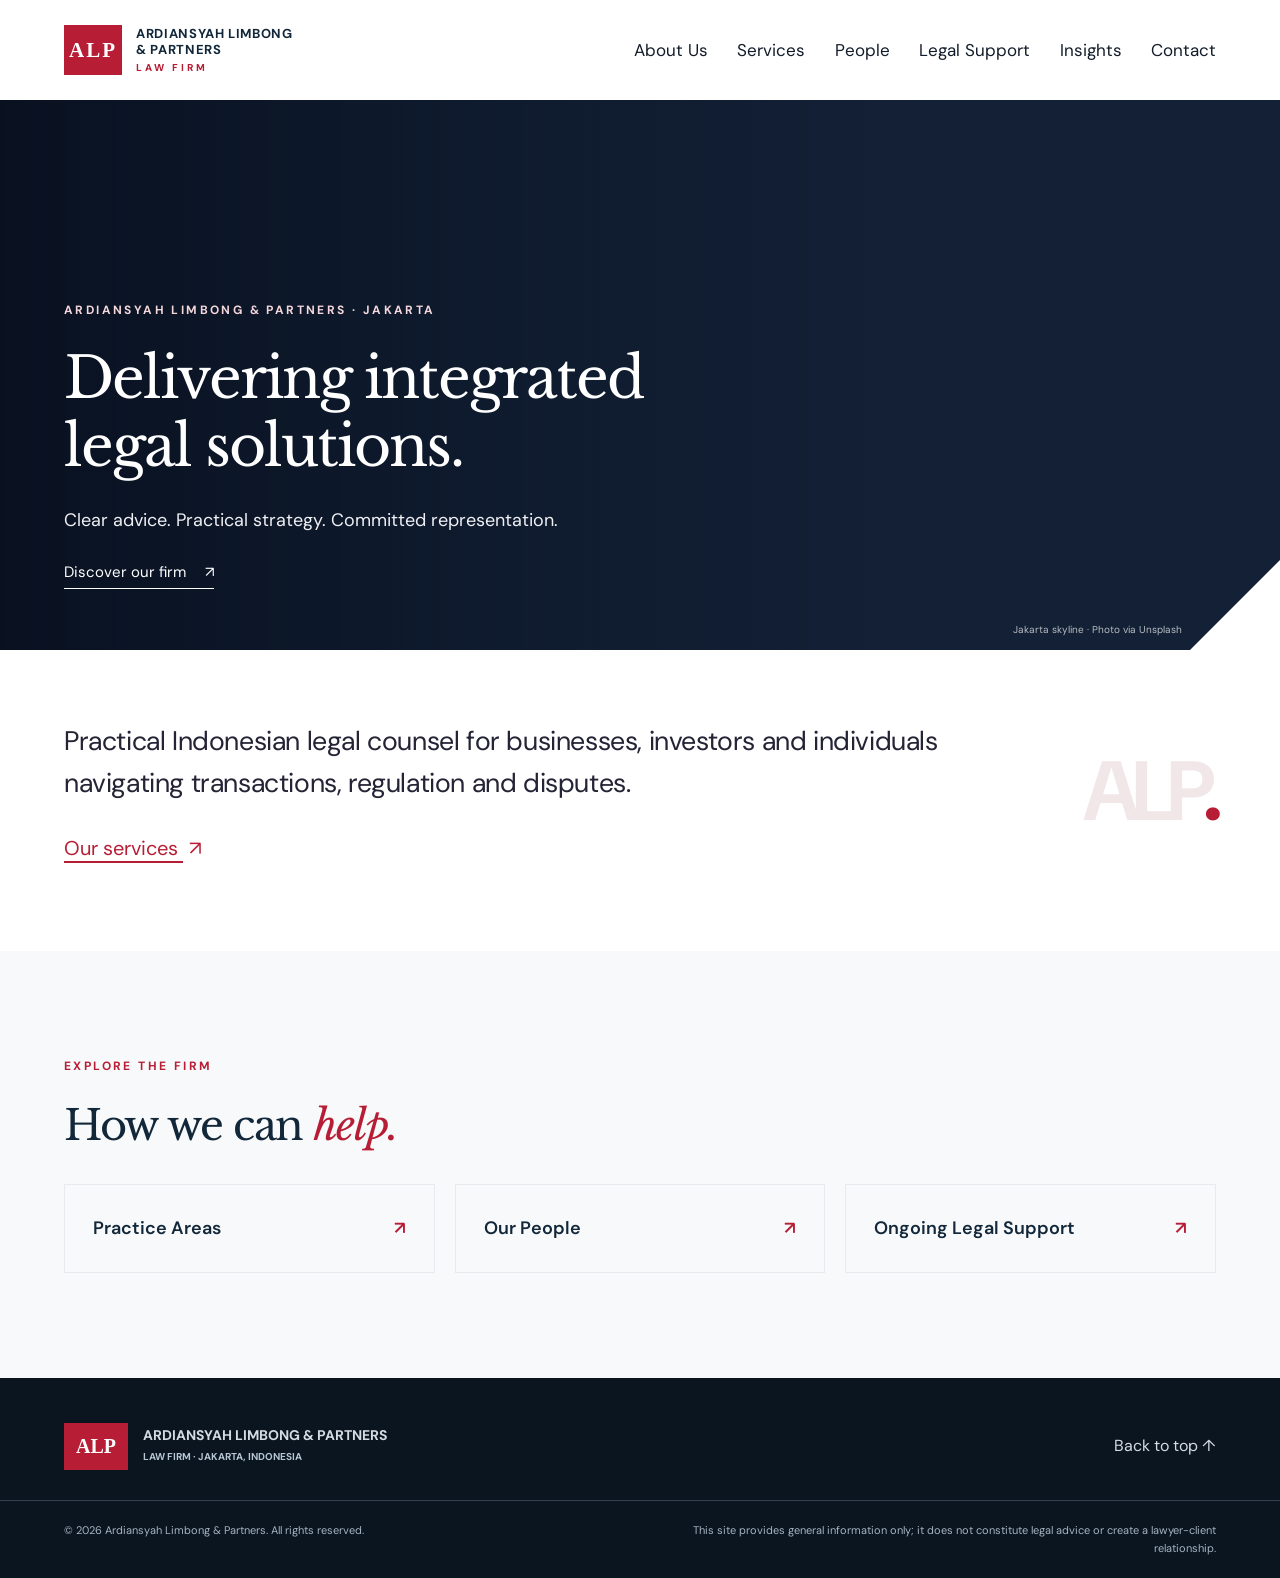
<file: index.html>
<!DOCTYPE html><html lang="en"><head><meta charset="utf-8"><meta name="viewport" content="width=device-width,initial-scale=1"><meta name="description" content="Integrated legal services in Indonesia."><meta name="theme-color" content="#12283a"><title>ALP Law Firm | Ardiansyah Limbong &amp; Partners</title><link rel="canonical" href="https://arlplawfirm.web.id/index.html"><link rel="icon" type="image/svg+xml" href="favicon.svg"><link rel="stylesheet" href="styles.css"><script defer src="script.js"></script></head><body><a class="skip" href="#main">Skip to content</a><header class="header"><div class="wrap header-in"><a aria-label="ALP Law Firm — Home" class="brand" href="index.html" aria-current="page"><span class="logo">ALP</span><span class="brand-copy"><strong>ARDIANSYAH LIMBONG<br/>&amp; PARTNERS</strong><small>LAW FIRM</small></span></a><button aria-controls="nav" aria-expanded="false" aria-label="Toggle navigation" class="hamburger" type="button">☰</button><nav id="nav" aria-label="Primary navigation"><a href="about.html">About Us</a><a href="services.html">Services</a><a href="people.html">People</a><a href="legal-support.html">Legal Support</a><a href="insights.html">Insights</a><a href="contact.html">Contact</a></nav></div></header><main id="main"><section aria-label="Jakarta skyline" class="hero" id="home"><div class="wrap hero-content"><p class="eyebrow light">ARDIANSYAH LIMBONG &amp; PARTNERS · JAKARTA</p><h1>Delivering integrated<br/><em>legal solutions.</em></h1><p class="hero-sub">Clear advice. Practical strategy. Committed representation.</p><a class="hero-link" href="about.html">Discover our firm <span aria-hidden="true">↗</span></a></div><span class="photo-credit">Jakarta skyline · Photo via Unsplash</span></section><section class="intro-band"><div class="wrap intro-band-inner"><div><p class="intro-statement">Practical Indonesian legal counsel for businesses, investors and individuals navigating transactions, regulation and disputes.</p><a class="text-link" href="services.html">Our services <span aria-hidden="true">↗</span></a></div><span aria-hidden="true" class="intro-ornament">ALP<span>.</span></span></div></section><section class="section tinted"><div class="wrap"><p class="eyebrow">EXPLORE THE FIRM</p><h2>How we can <em>help.</em></h2><div class="home-links"><a href="services.html">Practice Areas <span>↗</span></a><a href="people.html">Our People <span>↗</span></a><a href="legal-support.html">Ongoing Legal Support <span>↗</span></a></div></div></section></main><footer><div class="wrap footer-row"><div class="footer-brand"><span class="mini-logo">ALP</span><span>ARDIANSYAH LIMBONG &amp; PARTNERS<br/><small>LAW FIRM · JAKARTA, INDONESIA</small></span></div><a href="index.html">Back to top ↑</a></div><div class="wrap footer-bottom"><span>© <span id="year">2026</span> Ardiansyah Limbong &amp; Partners. All rights reserved.</span><span>This site provides general information only; it does not constitute legal advice or create a lawyer-client relationship.</span></div></footer></body></html>
</file>
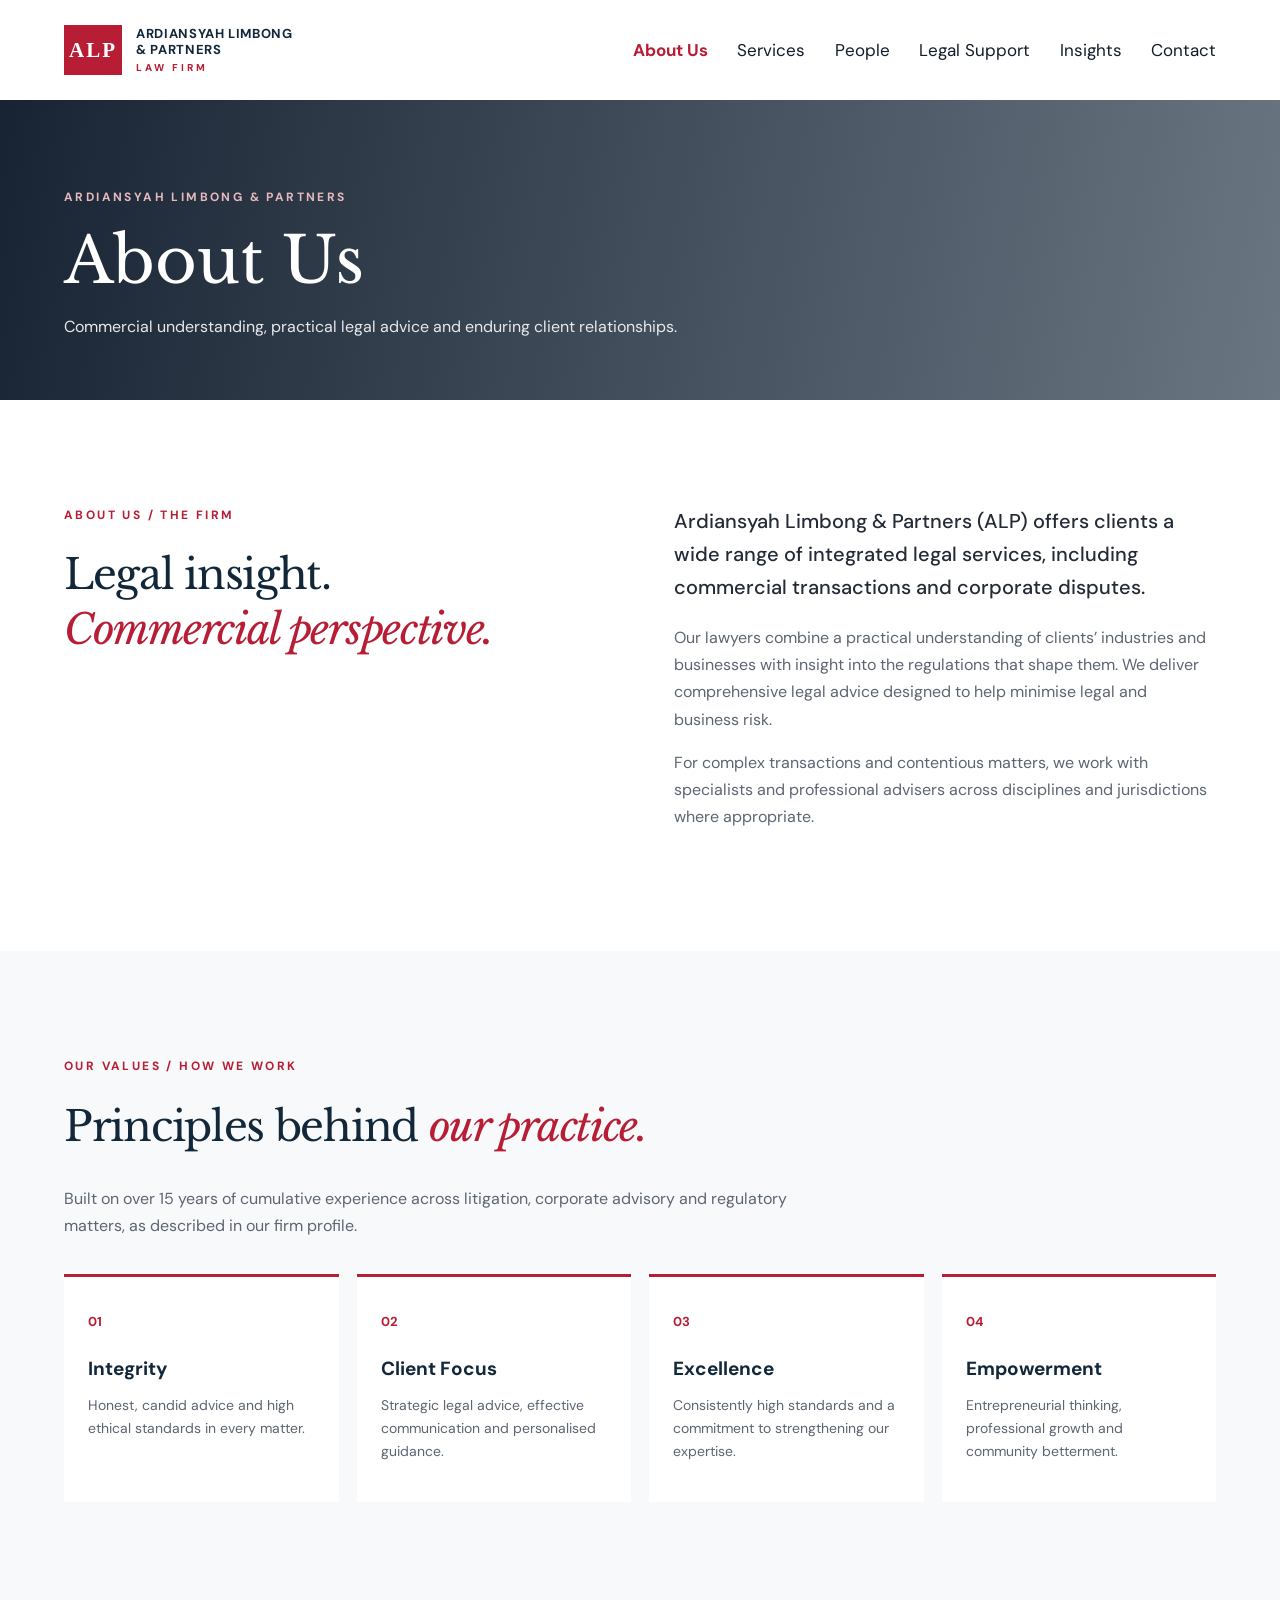
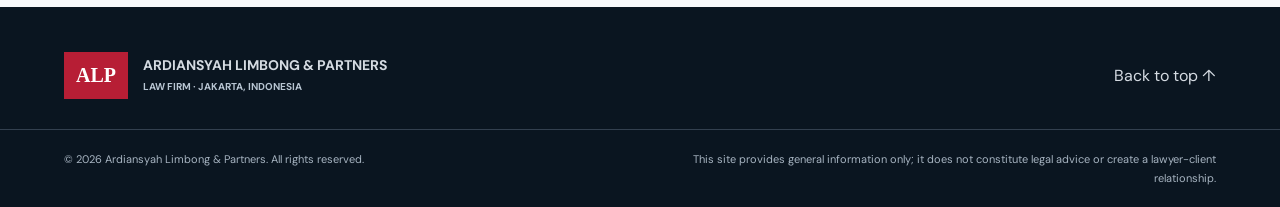
<file: about.html>
<!DOCTYPE html><html lang="en"><head><meta charset="utf-8"><meta name="viewport" content="width=device-width,initial-scale=1"><meta name="description" content="Commercial understanding, practical legal advice and enduring client relationships."><meta name="theme-color" content="#12283a"><title>About Us | Ardiansyah Limbong &amp; Partners</title><link rel="canonical" href="https://arlplawfirm.web.id/about.html"><link rel="icon" type="image/svg+xml" href="favicon.svg"><link rel="stylesheet" href="styles.css"><script defer src="script.js"></script></head><body><a class="skip" href="#main">Skip to content</a><header class="header"><div class="wrap header-in"><a aria-label="ALP Law Firm — Home" class="brand" href="index.html"><span class="logo">ALP</span><span class="brand-copy"><strong>ARDIANSYAH LIMBONG<br/>&amp; PARTNERS</strong><small>LAW FIRM</small></span></a><button aria-controls="nav" aria-expanded="false" aria-label="Toggle navigation" class="hamburger" type="button">☰</button><nav id="nav" aria-label="Primary navigation"><a href="about.html" aria-current="page">About Us</a><a href="services.html">Services</a><a href="people.html">People</a><a href="legal-support.html">Legal Support</a><a href="insights.html">Insights</a><a href="contact.html">Contact</a></nav></div></header><main id="main"><section class="inner-hero"><div class="wrap"><p class="eyebrow light">ARDIANSYAH LIMBONG &amp; PARTNERS</p><h1>About Us</h1><p>Commercial understanding, practical legal advice and enduring client relationships.</p></div></section><section class="section about" id="about"><div class="wrap two-col"><div><p class="eyebrow">ABOUT US / THE FIRM</p><h2>Legal insight.<br/><em>Commercial perspective.</em></h2></div><div><p class="lead">Ardiansyah Limbong &amp; Partners (ALP) offers clients a wide range of integrated legal services, including commercial transactions and corporate disputes.</p><p>Our lawyers combine a practical understanding of clients’ industries and businesses with insight into the regulations that shape them. We deliver comprehensive legal advice designed to help minimise legal and business risk.</p><p>For complex transactions and contentious matters, we work with specialists and professional advisers across disciplines and jurisdictions where appropriate.</p></div></div></section><section class="values section tinted" id="values"><div class="wrap"><p class="eyebrow">OUR VALUES / HOW WE WORK</p><h2>Principles behind <em>our practice.</em></h2><p class="section-intro">Built on over 15 years of cumulative experience across litigation, corporate advisory and regulatory matters, as described in our firm profile.</p><div class="values-grid"><article><span>01</span><h3>Integrity</h3><p>Honest, candid advice and high ethical standards in every matter.</p></article><article><span>02</span><h3>Client Focus</h3><p>Strategic legal advice, effective communication and personalised guidance.</p></article><article><span>03</span><h3>Excellence</h3><p>Consistently high standards and a commitment to strengthening our expertise.</p></article><article><span>04</span><h3>Empowerment</h3><p>Entrepreneurial thinking, professional growth and community betterment.</p></article></div></div></section></main><footer><div class="wrap footer-row"><div class="footer-brand"><span class="mini-logo">ALP</span><span>ARDIANSYAH LIMBONG &amp; PARTNERS<br/><small>LAW FIRM · JAKARTA, INDONESIA</small></span></div><a href="index.html">Back to top ↑</a></div><div class="wrap footer-bottom"><span>© <span id="year">2026</span> Ardiansyah Limbong &amp; Partners. All rights reserved.</span><span>This site provides general information only; it does not constitute legal advice or create a lawyer-client relationship.</span></div></footer></body></html>
</file>
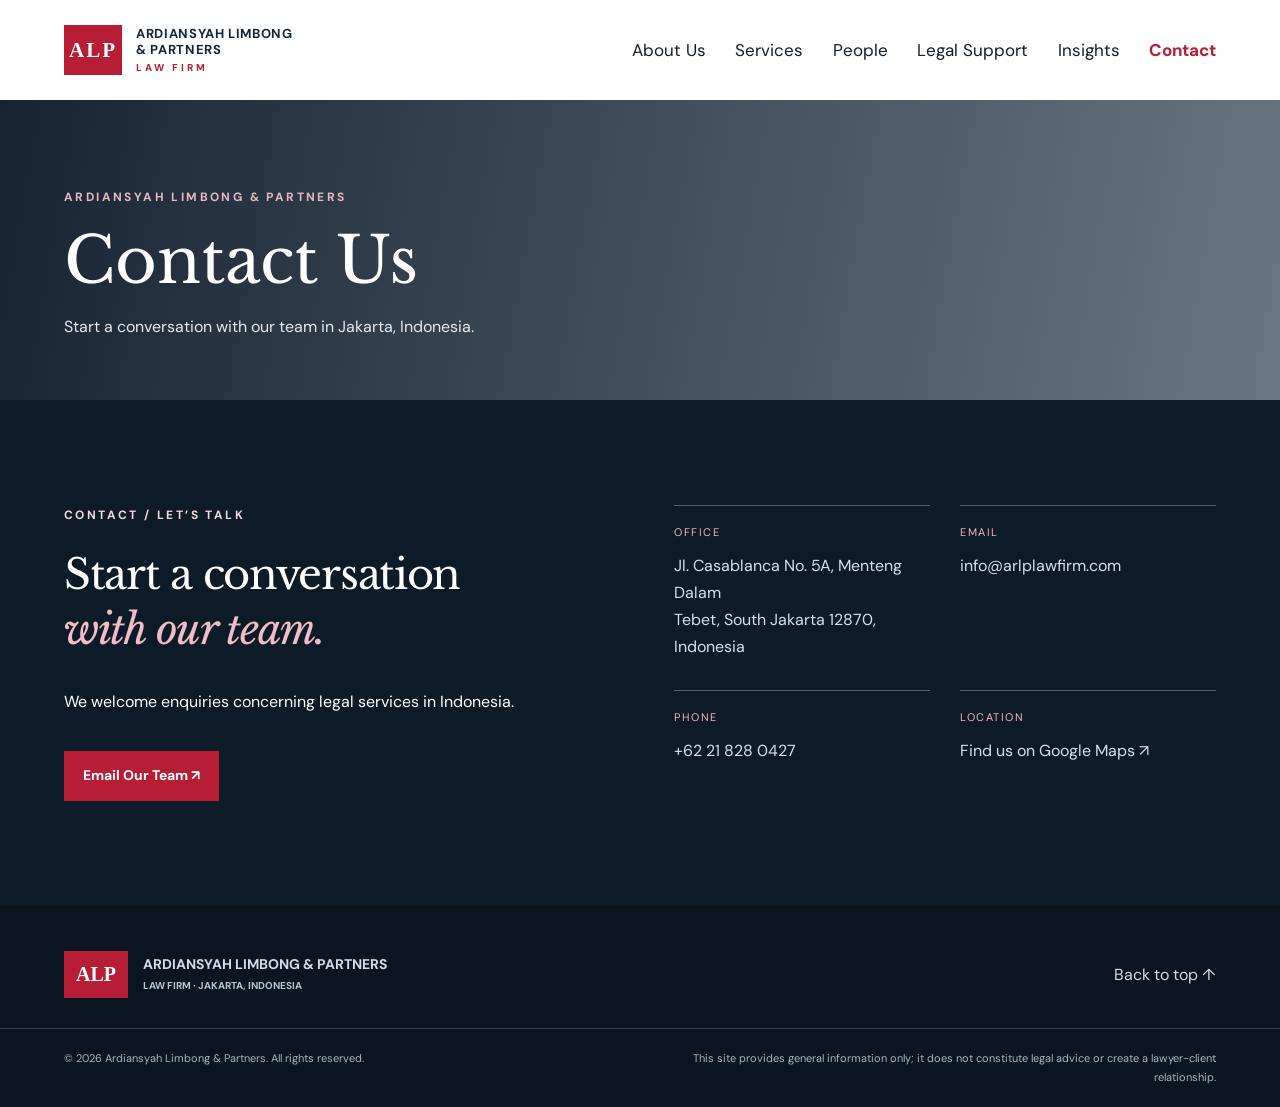
<file: contact.html>
<!DOCTYPE html><html lang="en"><head><meta charset="utf-8"><meta name="viewport" content="width=device-width,initial-scale=1"><meta name="description" content="Start a conversation with our team in Jakarta, Indonesia."><meta name="theme-color" content="#12283a"><title>Contact Us | Ardiansyah Limbong &amp; Partners</title><link rel="canonical" href="https://arlplawfirm.web.id/contact.html"><link rel="icon" type="image/svg+xml" href="favicon.svg"><link rel="stylesheet" href="styles.css"><script defer src="script.js"></script></head><body><a class="skip" href="#main">Skip to content</a><header class="header"><div class="wrap header-in"><a aria-label="ALP Law Firm — Home" class="brand" href="index.html"><span class="logo">ALP</span><span class="brand-copy"><strong>ARDIANSYAH LIMBONG<br/>&amp; PARTNERS</strong><small>LAW FIRM</small></span></a><button aria-controls="nav" aria-expanded="false" aria-label="Toggle navigation" class="hamburger" type="button">☰</button><nav id="nav" aria-label="Primary navigation"><a href="about.html">About Us</a><a href="services.html">Services</a><a href="people.html">People</a><a href="legal-support.html">Legal Support</a><a href="insights.html">Insights</a><a href="contact.html" aria-current="page">Contact</a></nav></div></header><main id="main"><section class="inner-hero"><div class="wrap"><p class="eyebrow light">ARDIANSYAH LIMBONG &amp; PARTNERS</p><h1>Contact Us</h1><p>Start a conversation with our team in Jakarta, Indonesia.</p></div></section><section class="section contact" id="contact"><div class="wrap two-col"><div><p class="eyebrow light">CONTACT / LET’S TALK</p><h2>Start a conversation<br/><em>with our team.</em></h2><p>We welcome enquiries concerning legal services in Indonesia.</p><a class="button red" href="mailto:info@arlplawfirm.com?subject=Legal%20Enquiry%20-%20ALP">Email Our Team ↗</a></div><div class="contact-details"><div><span>OFFICE</span><address>Jl. Casablanca No. 5A, Menteng Dalam<br/>Tebet, South Jakarta 12870, Indonesia</address></div><div><span>EMAIL</span><a href="mailto:info@arlplawfirm.com">info@arlplawfirm.com</a></div><div><span>PHONE</span><a href="tel:+62218280427">+62 21 828 0427</a></div><div><span>LOCATION</span><a href="https://www.google.com/maps/search/?api=1&amp;query=Jl.+Casablanca+No.+5A+Menteng+Dalam+Tebet+Jakarta+Selatan" rel="noopener noreferrer" target="_blank">Find us on Google Maps ↗</a></div></div></div></section></main><footer><div class="wrap footer-row"><div class="footer-brand"><span class="mini-logo">ALP</span><span>ARDIANSYAH LIMBONG &amp; PARTNERS<br/><small>LAW FIRM · JAKARTA, INDONESIA</small></span></div><a href="index.html">Back to top ↑</a></div><div class="wrap footer-bottom"><span>© <span id="year">2026</span> Ardiansyah Limbong &amp; Partners. All rights reserved.</span><span>This site provides general information only; it does not constitute legal advice or create a lawyer-client relationship.</span></div></footer></body></html>
</file>
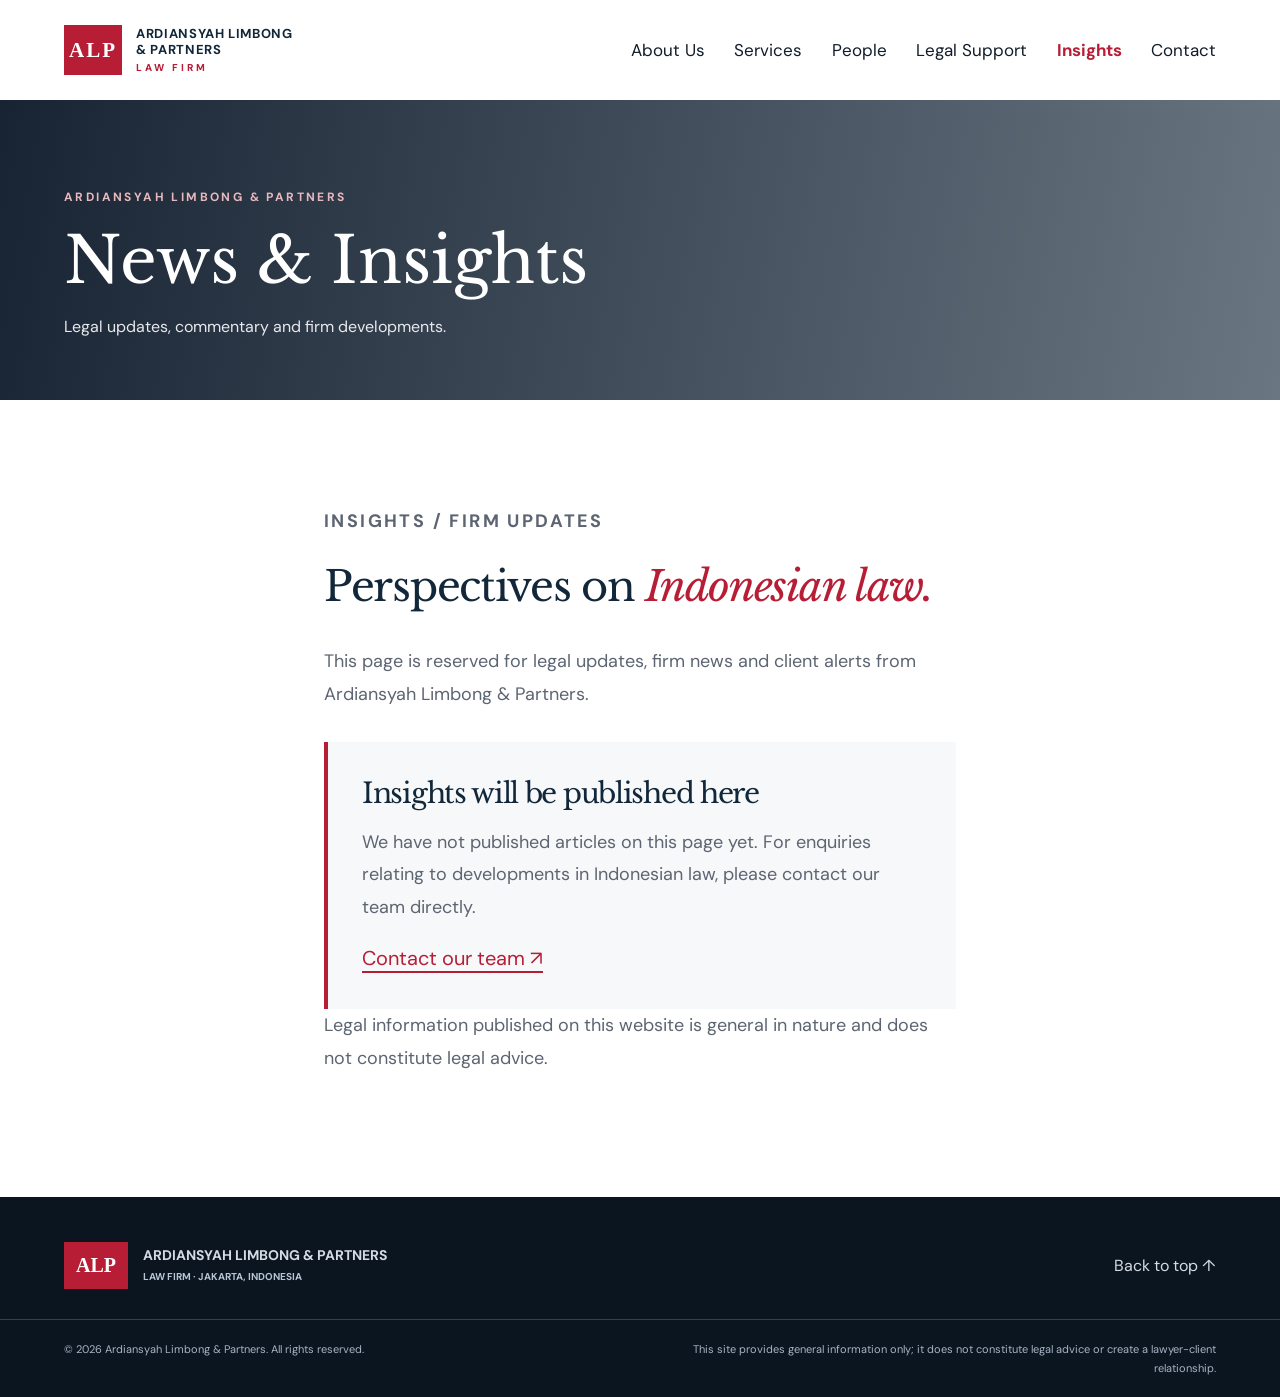
<file: insights.html>
<!DOCTYPE html><html lang="en"><head><meta charset="utf-8"><meta name="viewport" content="width=device-width,initial-scale=1"><meta name="description" content="Legal updates, commentary and firm developments."><meta name="theme-color" content="#12283a"><title>News & Insights | Ardiansyah Limbong &amp; Partners</title><link rel="canonical" href="https://arlplawfirm.web.id/insights.html"><link rel="icon" type="image/svg+xml" href="favicon.svg"><link rel="stylesheet" href="styles.css"><script defer src="script.js"></script></head><body><a class="skip" href="#main">Skip to content</a><header class="header"><div class="wrap header-in"><a aria-label="ALP Law Firm — Home" class="brand" href="index.html"><span class="logo">ALP</span><span class="brand-copy"><strong>ARDIANSYAH LIMBONG<br/>&amp; PARTNERS</strong><small>LAW FIRM</small></span></a><button aria-controls="nav" aria-expanded="false" aria-label="Toggle navigation" class="hamburger" type="button">☰</button><nav id="nav" aria-label="Primary navigation"><a href="about.html">About Us</a><a href="services.html">Services</a><a href="people.html">People</a><a href="legal-support.html">Legal Support</a><a href="insights.html" aria-current="page">Insights</a><a href="contact.html">Contact</a></nav></div></header><main id="main"><section class="inner-hero"><div class="wrap"><p class="eyebrow light">ARDIANSYAH LIMBONG &amp; PARTNERS</p><h1>News & Insights</h1><p>Legal updates, commentary and firm developments.</p></div></section><section class="section inner-content"><div class="wrap editorial"><p class="eyebrow">INSIGHTS / FIRM UPDATES</p><h2>Perspectives on <em>Indonesian law.</em></h2><p>This page is reserved for legal updates, firm news and client alerts from Ardiansyah Limbong &amp; Partners.</p><div class="insight-box"><h2>Insights will be published here</h2><p>We have not published articles on this page yet. For enquiries relating to developments in Indonesian law, please contact our team directly.</p><a class="text-link" href="contact.html">Contact our team ↗</a></div><p class="site-note">Legal information published on this website is general in nature and does not constitute legal advice.</p></div></section></main><footer><div class="wrap footer-row"><div class="footer-brand"><span class="mini-logo">ALP</span><span>ARDIANSYAH LIMBONG &amp; PARTNERS<br/><small>LAW FIRM · JAKARTA, INDONESIA</small></span></div><a href="index.html">Back to top ↑</a></div><div class="wrap footer-bottom"><span>© <span id="year">2026</span> Ardiansyah Limbong &amp; Partners. All rights reserved.</span><span>This site provides general information only; it does not constitute legal advice or create a lawyer-client relationship.</span></div></footer></body></html>
</file>
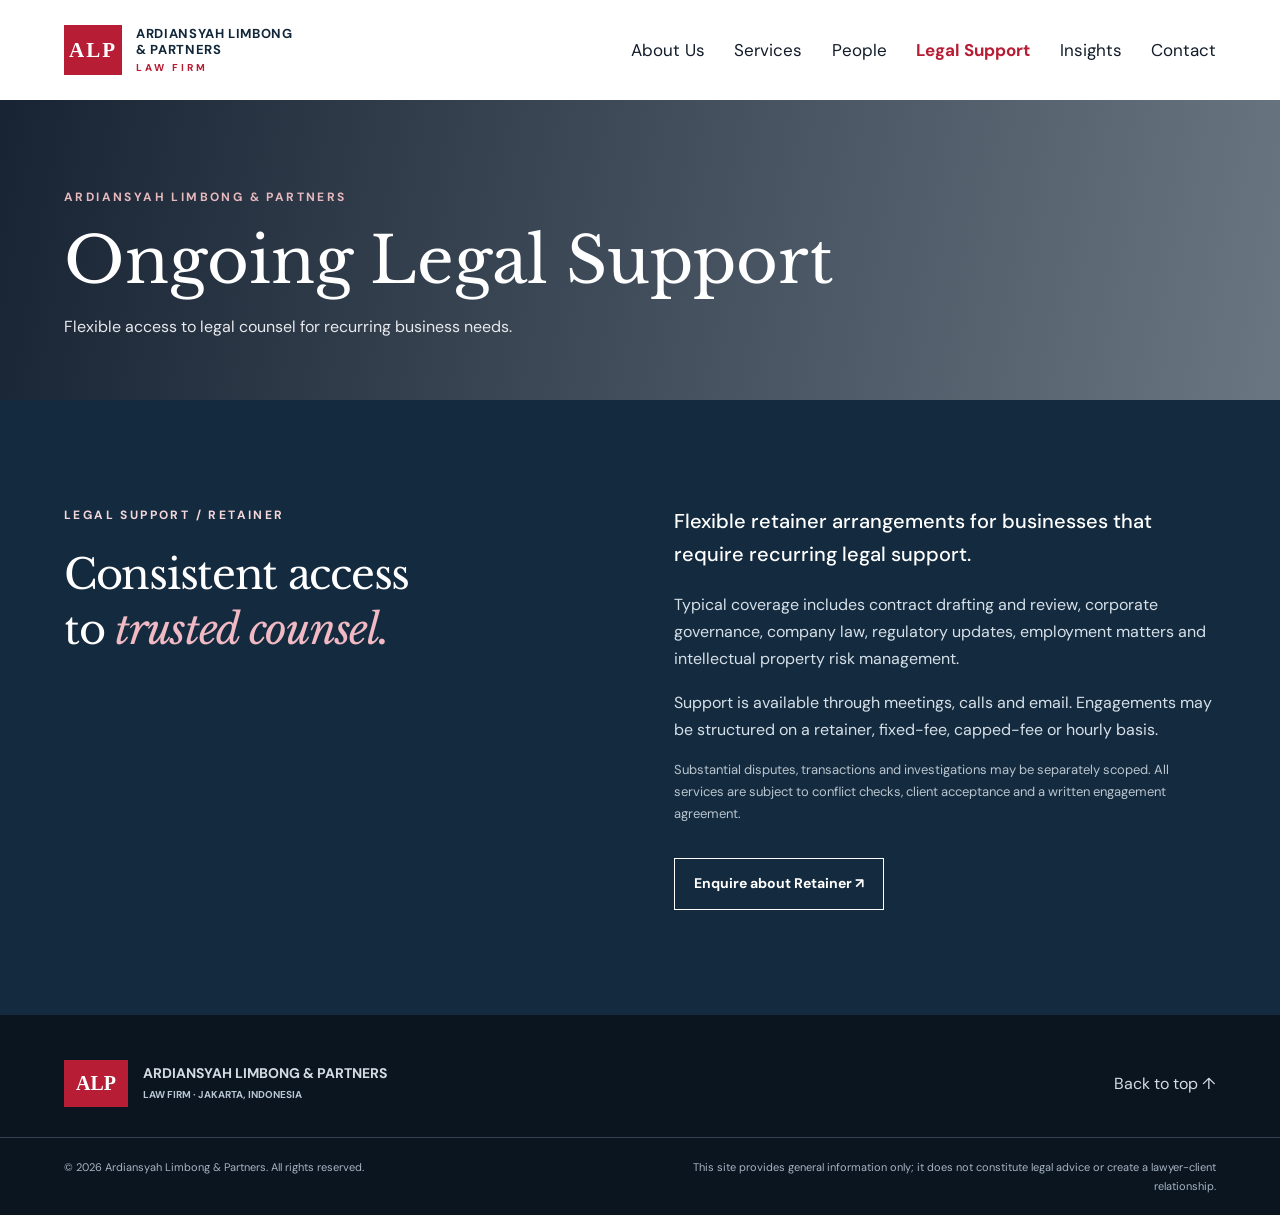
<file: legal-support.html>
<!DOCTYPE html><html lang="en"><head><meta charset="utf-8"><meta name="viewport" content="width=device-width,initial-scale=1"><meta name="description" content="Flexible access to legal counsel for recurring business needs."><meta name="theme-color" content="#12283a"><title>Ongoing Legal Support | Ardiansyah Limbong &amp; Partners</title><link rel="canonical" href="https://arlplawfirm.web.id/legal-support.html"><link rel="icon" type="image/svg+xml" href="favicon.svg"><link rel="stylesheet" href="styles.css"><script defer src="script.js"></script></head><body><a class="skip" href="#main">Skip to content</a><header class="header"><div class="wrap header-in"><a aria-label="ALP Law Firm — Home" class="brand" href="index.html"><span class="logo">ALP</span><span class="brand-copy"><strong>ARDIANSYAH LIMBONG<br/>&amp; PARTNERS</strong><small>LAW FIRM</small></span></a><button aria-controls="nav" aria-expanded="false" aria-label="Toggle navigation" class="hamburger" type="button">☰</button><nav id="nav" aria-label="Primary navigation"><a href="about.html">About Us</a><a href="services.html">Services</a><a href="people.html">People</a><a href="legal-support.html" aria-current="page">Legal Support</a><a href="insights.html">Insights</a><a href="contact.html">Contact</a></nav></div></header><main id="main"><section class="inner-hero"><div class="wrap"><p class="eyebrow light">ARDIANSYAH LIMBONG &amp; PARTNERS</p><h1>Ongoing Legal Support</h1><p>Flexible access to legal counsel for recurring business needs.</p></div></section><section class="section retainer" id="retainer"><div class="wrap two-col"><div><p class="eyebrow light">LEGAL SUPPORT / RETAINER</p><h2>Consistent access<br/>to <em>trusted counsel.</em></h2></div><div><p class="lead">Flexible retainer arrangements for businesses that require recurring legal support.</p><p>Typical coverage includes contract drafting and review, corporate governance, company law, regulatory updates, employment matters and intellectual property risk management.</p><p>Support is available through meetings, calls and email. Engagements may be structured on a retainer, fixed-fee, capped-fee or hourly basis.</p><p class="fine">Substantial disputes, transactions and investigations may be separately scoped. All services are subject to conflict checks, client acceptance and a written engagement agreement.</p><a class="button outline" href="mailto:info@arlplawfirm.com?subject=ALP%20Retainer%20Enquiry">Enquire about Retainer ↗</a></div></div></section></main><footer><div class="wrap footer-row"><div class="footer-brand"><span class="mini-logo">ALP</span><span>ARDIANSYAH LIMBONG &amp; PARTNERS<br/><small>LAW FIRM · JAKARTA, INDONESIA</small></span></div><a href="index.html">Back to top ↑</a></div><div class="wrap footer-bottom"><span>© <span id="year">2026</span> Ardiansyah Limbong &amp; Partners. All rights reserved.</span><span>This site provides general information only; it does not constitute legal advice or create a lawyer-client relationship.</span></div></footer></body></html>
</file>
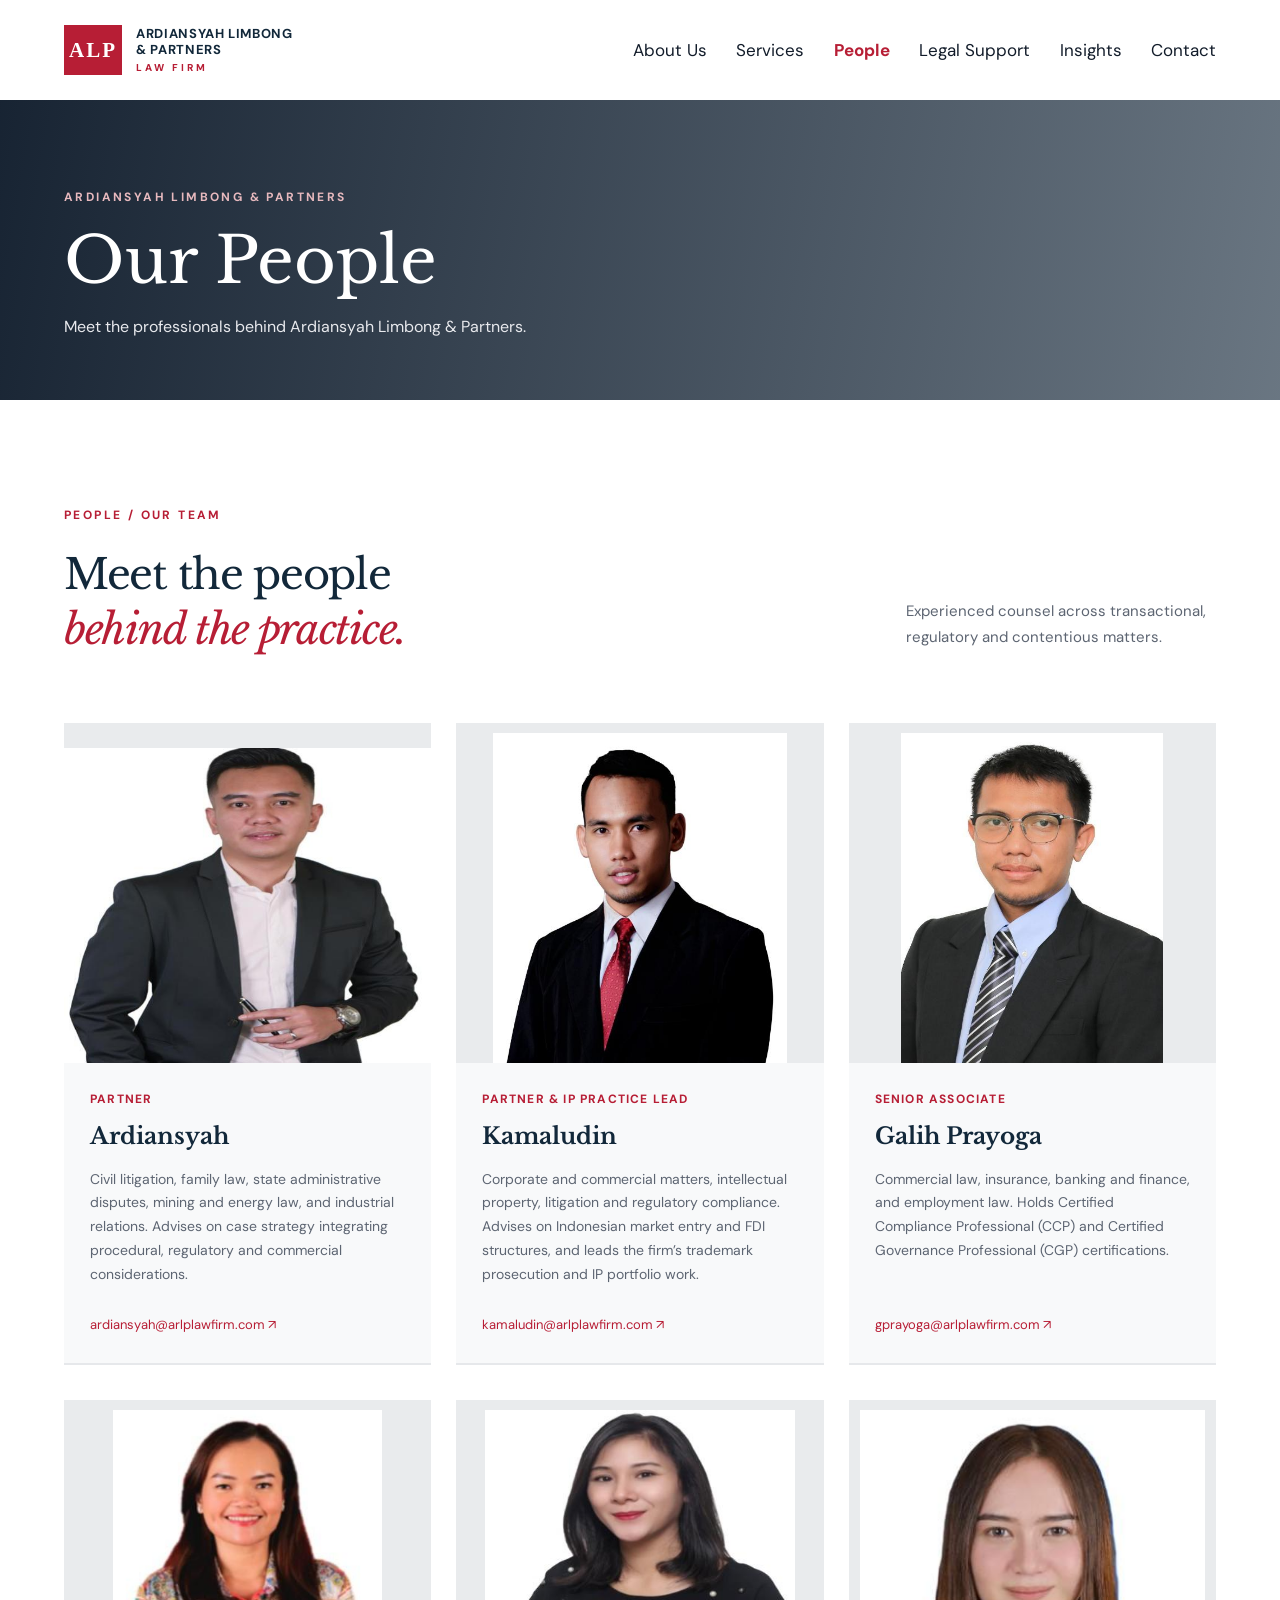
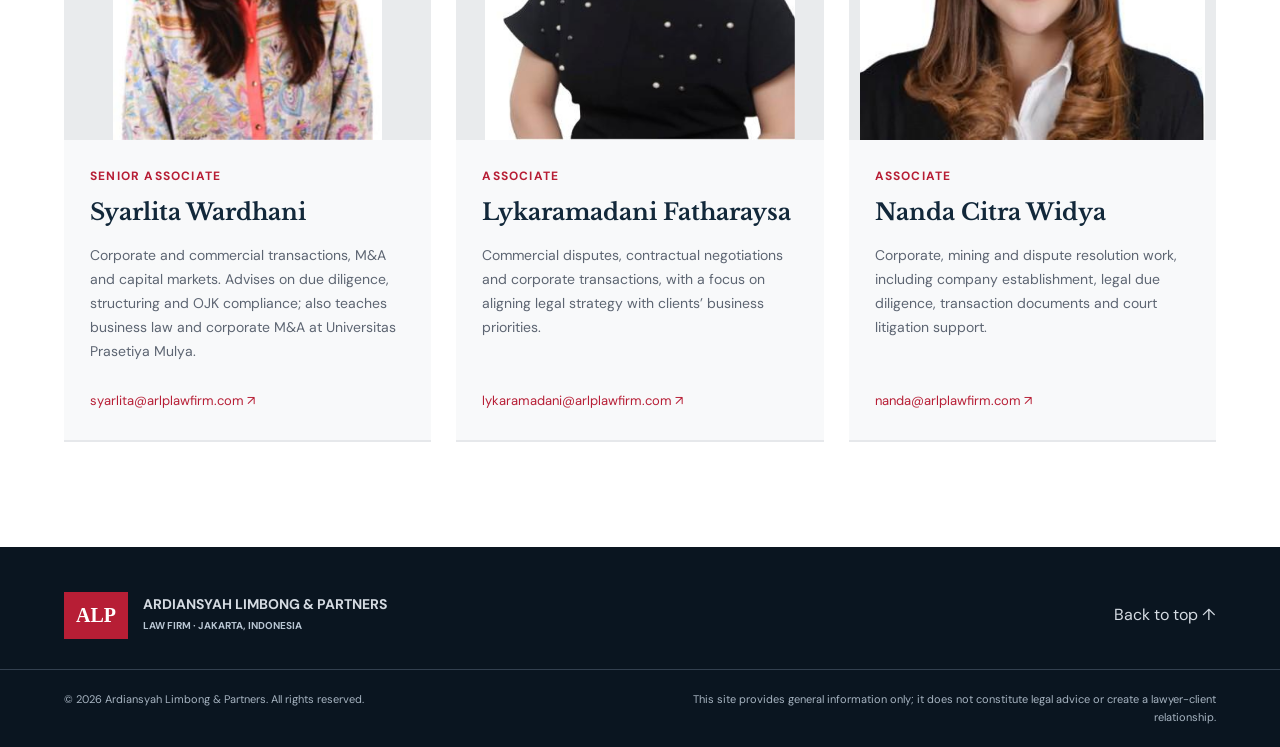
<file: people.html>
<!DOCTYPE html><html lang="en"><head><meta charset="utf-8"><meta name="viewport" content="width=device-width,initial-scale=1"><meta name="description" content="Meet the professionals behind Ardiansyah Limbong & Partners."><meta name="theme-color" content="#12283a"><title>Our People | Ardiansyah Limbong &amp; Partners</title><link rel="canonical" href="https://arlplawfirm.web.id/people.html"><link rel="icon" type="image/svg+xml" href="favicon.svg"><link rel="stylesheet" href="styles.css"><script defer src="script.js"></script></head><body><a class="skip" href="#main">Skip to content</a><header class="header"><div class="wrap header-in"><a aria-label="ALP Law Firm — Home" class="brand" href="index.html"><span class="logo">ALP</span><span class="brand-copy"><strong>ARDIANSYAH LIMBONG<br/>&amp; PARTNERS</strong><small>LAW FIRM</small></span></a><button aria-controls="nav" aria-expanded="false" aria-label="Toggle navigation" class="hamburger" type="button">☰</button><nav id="nav" aria-label="Primary navigation"><a href="about.html">About Us</a><a href="services.html">Services</a><a href="people.html" aria-current="page">People</a><a href="legal-support.html">Legal Support</a><a href="insights.html">Insights</a><a href="contact.html">Contact</a></nav></div></header><main id="main"><section class="inner-hero"><div class="wrap"><p class="eyebrow light">ARDIANSYAH LIMBONG &amp; PARTNERS</p><h1>Our People</h1><p>Meet the professionals behind Ardiansyah Limbong & Partners.</p></div></section><section class="section people" id="people"><div class="wrap"><p class="eyebrow">PEOPLE / OUR TEAM</p><div class="heading-row"><h2>Meet the people<br/><em>behind the practice.</em></h2><p>Experienced counsel across transactional, regulatory and contentious matters.</p></div><div class="people-grid"><article class="person"><img alt="Portrait of Ardiansyah" loading="lazy" src="assets/ardiansyah.jpeg"/><div class="person-text"><p class="role">Partner</p><h3>Ardiansyah</h3><p>Civil litigation, family law, state administrative disputes, mining and energy law, and industrial relations. Advises on case strategy integrating procedural, regulatory and commercial considerations.</p><a href="mailto:ardiansyah@arlplawfirm.com">ardiansyah@arlplawfirm.com ↗</a></div></article><article class="person"><img alt="Portrait of Kamaludin" loading="lazy" src="assets/kamaludin.jpeg"/><div class="person-text"><p class="role">Partner &amp; IP Practice Lead</p><h3>Kamaludin</h3><p>Corporate and commercial matters, intellectual property, litigation and regulatory compliance. Advises on Indonesian market entry and FDI structures, and leads the firm’s trademark prosecution and IP portfolio work.</p><a href="mailto:kamaludin@arlplawfirm.com">kamaludin@arlplawfirm.com ↗</a></div></article><article class="person"><img alt="Portrait of Galih Prayoga" loading="lazy" src="assets/galih-prayoga.jpeg"/><div class="person-text"><p class="role">Senior Associate</p><h3>Galih Prayoga</h3><p>Commercial law, insurance, banking and finance, and employment law. Holds Certified Compliance Professional (CCP) and Certified Governance Professional (CGP) certifications.</p><a href="mailto:gprayoga@arlplawfirm.com">gprayoga@arlplawfirm.com ↗</a></div></article><article class="person"><img alt="Portrait of Syarlita Wardhani" loading="lazy" src="assets/syarlita-wardhani.jpeg"/><div class="person-text"><p class="role">Senior Associate</p><h3>Syarlita Wardhani</h3><p>Corporate and commercial transactions, M&amp;A and capital markets. Advises on due diligence, structuring and OJK compliance; also teaches business law and corporate M&amp;A at Universitas Prasetiya Mulya.</p><a href="mailto:syarlita@arlplawfirm.com">syarlita@arlplawfirm.com ↗</a></div></article><article class="person"><img alt="Portrait of Lykaramadani Fatharaysa" loading="lazy" src="assets/lykaramadani-fatharaysa.jpeg"/><div class="person-text"><p class="role">Associate</p><h3>Lykaramadani Fatharaysa</h3><p>Commercial disputes, contractual negotiations and corporate transactions, with a focus on aligning legal strategy with clients’ business priorities.</p><a href="mailto:lykaramadani@arlplawfirm.com">lykaramadani@arlplawfirm.com ↗</a></div></article><article class="person"><img alt="Portrait of Nanda Citra Widya" loading="lazy" src="assets/nanda-citra-widya.jpeg"/><div class="person-text"><p class="role">Associate</p><h3>Nanda Citra Widya</h3><p>Corporate, mining and dispute resolution work, including company establishment, legal due diligence, transaction documents and court litigation support.</p><a href="mailto:nanda@arlplawfirm.com">nanda@arlplawfirm.com ↗</a></div></article></div></div></section></main><footer><div class="wrap footer-row"><div class="footer-brand"><span class="mini-logo">ALP</span><span>ARDIANSYAH LIMBONG &amp; PARTNERS<br/><small>LAW FIRM · JAKARTA, INDONESIA</small></span></div><a href="index.html">Back to top ↑</a></div><div class="wrap footer-bottom"><span>© <span id="year">2026</span> Ardiansyah Limbong &amp; Partners. All rights reserved.</span><span>This site provides general information only; it does not constitute legal advice or create a lawyer-client relationship.</span></div></footer></body></html>
</file>
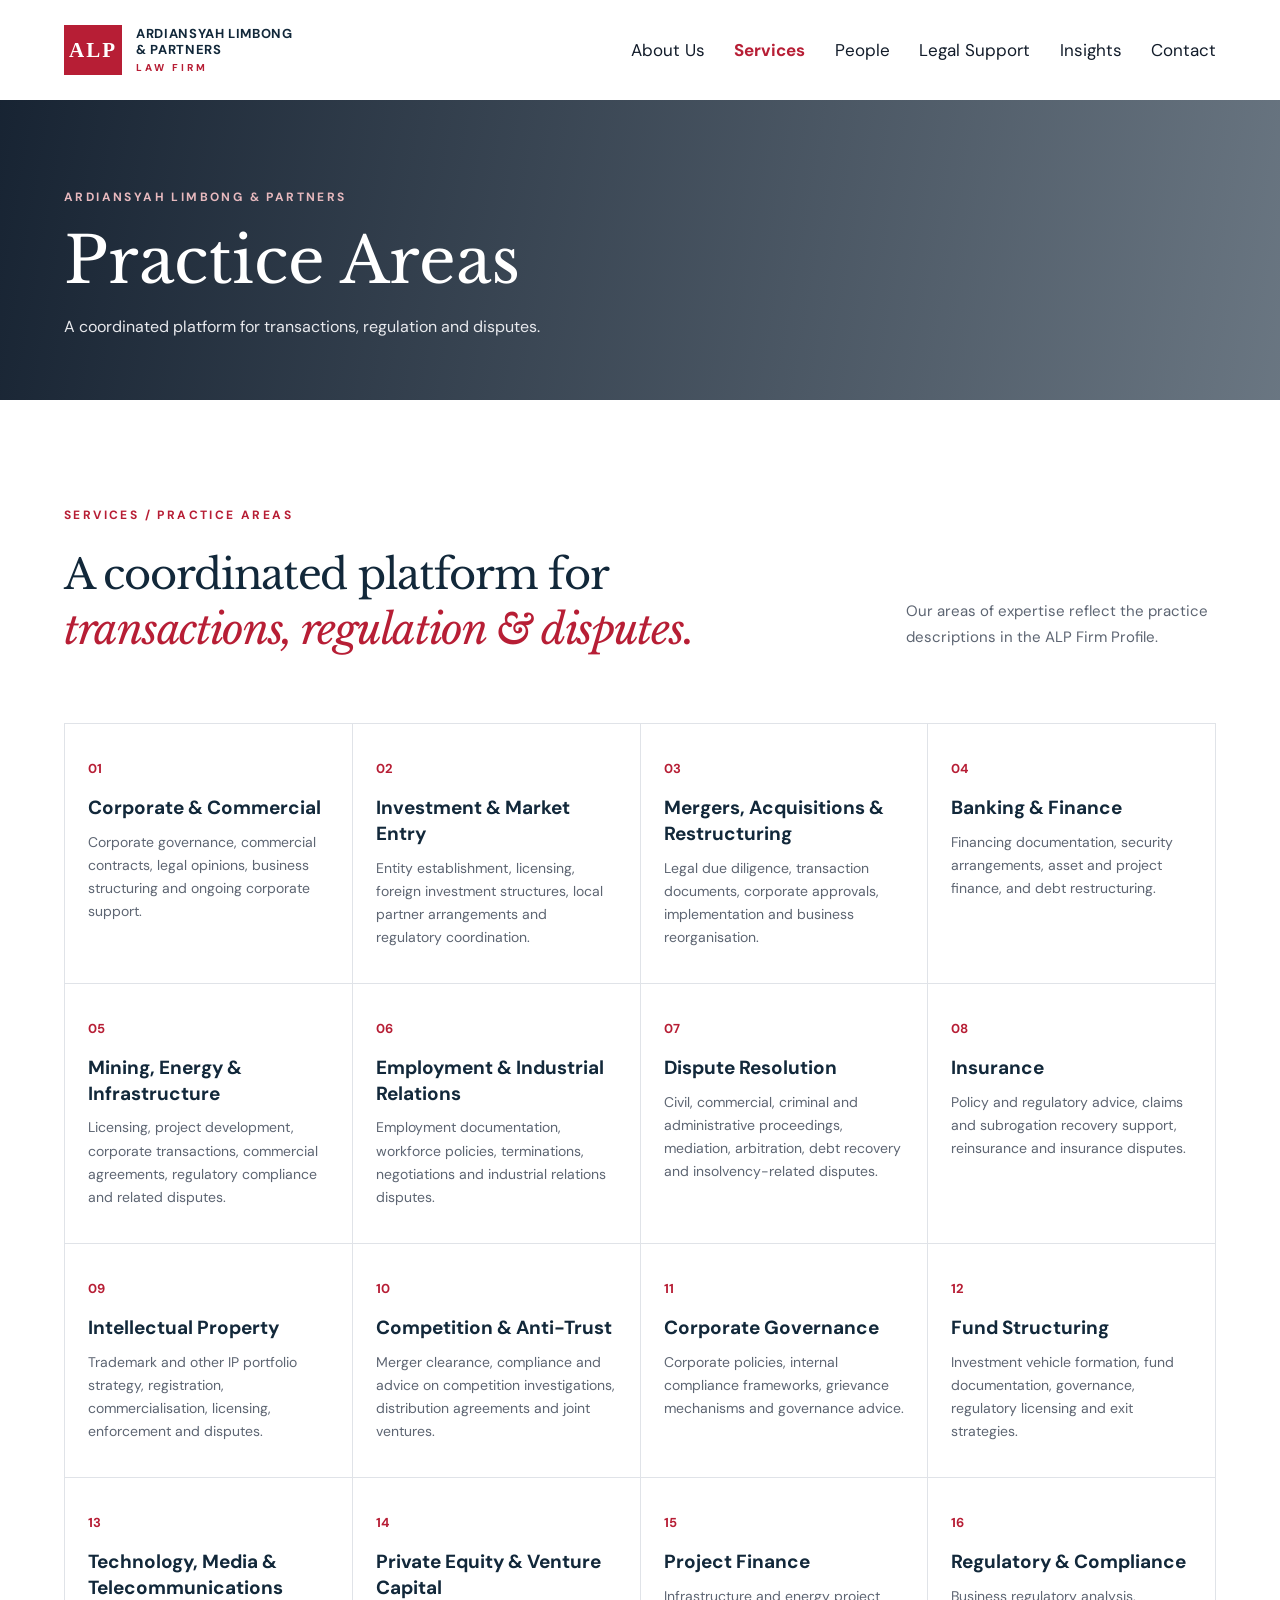
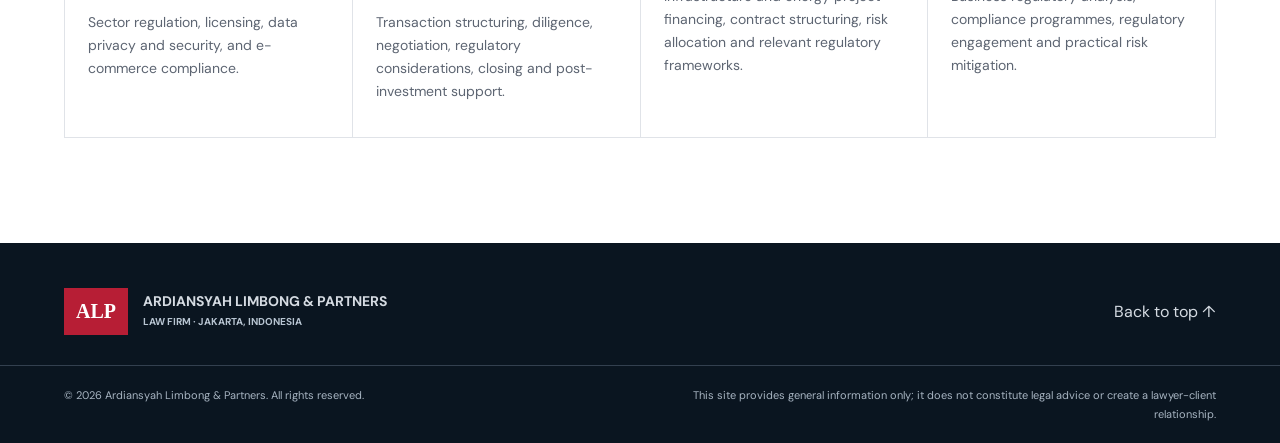
<file: services.html>
<!DOCTYPE html><html lang="en"><head><meta charset="utf-8"><meta name="viewport" content="width=device-width,initial-scale=1"><meta name="description" content="A coordinated platform for transactions, regulation and disputes."><meta name="theme-color" content="#12283a"><title>Practice Areas | Ardiansyah Limbong &amp; Partners</title><link rel="canonical" href="https://arlplawfirm.web.id/services.html"><link rel="icon" type="image/svg+xml" href="favicon.svg"><link rel="stylesheet" href="styles.css"><script defer src="script.js"></script></head><body><a class="skip" href="#main">Skip to content</a><header class="header"><div class="wrap header-in"><a aria-label="ALP Law Firm — Home" class="brand" href="index.html"><span class="logo">ALP</span><span class="brand-copy"><strong>ARDIANSYAH LIMBONG<br/>&amp; PARTNERS</strong><small>LAW FIRM</small></span></a><button aria-controls="nav" aria-expanded="false" aria-label="Toggle navigation" class="hamburger" type="button">☰</button><nav id="nav" aria-label="Primary navigation"><a href="about.html">About Us</a><a href="services.html" aria-current="page">Services</a><a href="people.html">People</a><a href="legal-support.html">Legal Support</a><a href="insights.html">Insights</a><a href="contact.html">Contact</a></nav></div></header><main id="main"><section class="inner-hero"><div class="wrap"><p class="eyebrow light">ARDIANSYAH LIMBONG &amp; PARTNERS</p><h1>Practice Areas</h1><p>A coordinated platform for transactions, regulation and disputes.</p></div></section><section class="section" id="practice"><div class="wrap"><p class="eyebrow">SERVICES / PRACTICE AREAS</p><div class="heading-row"><h2>A coordinated platform for<br/><em>transactions, regulation &amp; disputes.</em></h2><p>Our areas of expertise reflect the practice descriptions in the ALP Firm Profile.</p></div><div class="practice-grid"><article class="practice-card"><span class="num">01</span><h3>Corporate &amp; Commercial</h3><p>Corporate governance, commercial contracts, legal opinions, business structuring and ongoing corporate support.</p></article><article class="practice-card"><span class="num">02</span><h3>Investment &amp; Market Entry</h3><p>Entity establishment, licensing, foreign investment structures, local partner arrangements and regulatory coordination.</p></article><article class="practice-card"><span class="num">03</span><h3>Mergers, Acquisitions &amp; Restructuring</h3><p>Legal due diligence, transaction documents, corporate approvals, implementation and business reorganisation.</p></article><article class="practice-card"><span class="num">04</span><h3>Banking &amp; Finance</h3><p>Financing documentation, security arrangements, asset and project finance, and debt restructuring.</p></article><article class="practice-card"><span class="num">05</span><h3>Mining, Energy &amp; Infrastructure</h3><p>Licensing, project development, corporate transactions, commercial agreements, regulatory compliance and related disputes.</p></article><article class="practice-card"><span class="num">06</span><h3>Employment &amp; Industrial Relations</h3><p>Employment documentation, workforce policies, terminations, negotiations and industrial relations disputes.</p></article><article class="practice-card"><span class="num">07</span><h3>Dispute Resolution</h3><p>Civil, commercial, criminal and administrative proceedings, mediation, arbitration, debt recovery and insolvency-related disputes.</p></article><article class="practice-card"><span class="num">08</span><h3>Insurance</h3><p>Policy and regulatory advice, claims and subrogation recovery support, reinsurance and insurance disputes.</p></article><article class="practice-card"><span class="num">09</span><h3>Intellectual Property</h3><p>Trademark and other IP portfolio strategy, registration, commercialisation, licensing, enforcement and disputes.</p></article><article class="practice-card"><span class="num">10</span><h3>Competition &amp; Anti-Trust</h3><p>Merger clearance, compliance and advice on competition investigations, distribution agreements and joint ventures.</p></article><article class="practice-card"><span class="num">11</span><h3>Corporate Governance</h3><p>Corporate policies, internal compliance frameworks, grievance mechanisms and governance advice.</p></article><article class="practice-card"><span class="num">12</span><h3>Fund Structuring</h3><p>Investment vehicle formation, fund documentation, governance, regulatory licensing and exit strategies.</p></article><article class="practice-card"><span class="num">13</span><h3>Technology, Media &amp; Telecommunications</h3><p>Sector regulation, licensing, data privacy and security, and e-commerce compliance.</p></article><article class="practice-card"><span class="num">14</span><h3>Private Equity &amp; Venture Capital</h3><p>Transaction structuring, diligence, negotiation, regulatory considerations, closing and post-investment support.</p></article><article class="practice-card"><span class="num">15</span><h3>Project Finance</h3><p>Infrastructure and energy project financing, contract structuring, risk allocation and relevant regulatory frameworks.</p></article><article class="practice-card"><span class="num">16</span><h3>Regulatory &amp; Compliance</h3><p>Business regulatory analysis, compliance programmes, regulatory engagement and practical risk mitigation.</p></article></div></div></section></main><footer><div class="wrap footer-row"><div class="footer-brand"><span class="mini-logo">ALP</span><span>ARDIANSYAH LIMBONG &amp; PARTNERS<br/><small>LAW FIRM · JAKARTA, INDONESIA</small></span></div><a href="index.html">Back to top ↑</a></div><div class="wrap footer-bottom"><span>© <span id="year">2026</span> Ardiansyah Limbong &amp; Partners. All rights reserved.</span><span>This site provides general information only; it does not constitute legal advice or create a lawyer-client relationship.</span></div></footer></body></html>
</file>
<file: styles.css>
@import url('https://fonts.googleapis.com/css2?family=DM+Sans:wght@400;500;600;700&family=Libre+Baskerville:ital,wght@0,400;0,700;1,400&display=swap');
:root{--navy:#12283a;--red:#b71e35;--ink:#242b36;--muted:#5d6572;--line:#e8eaed;--pale:#f5f6f7;--serif:'Libre Baskerville',Georgia,serif;--sans:'DM Sans',Arial,sans-serif}*{box-sizing:border-box}html{scroll-behavior:smooth}body{margin:0;color:var(--ink);font:16px/1.7 var(--sans);background:white}a{color:inherit;text-decoration:none}a:focus-visible,button:focus-visible{outline:3px solid #e2a7b0;outline-offset:4px}img{max-width:100%;display:block}.wrap{max-width:1460px;margin:0 auto;padding:0 5%}.skip{position:absolute;left:-1000px;top:0;background:white;z-index:100;padding:10px}.skip:focus{left:12px}.header{background:#fff;position:relative;z-index:20}.header-in{min-height:100px;display:flex;align-items:center;justify-content:space-between;gap:35px}.brand{display:flex;align-items:center;gap:14px;color:var(--navy);flex-shrink:0}.logo{display:flex;align-items:center;justify-content:center;width:58px;height:50px;background:var(--red);color:#fff;font:700 21px Georgia,serif;letter-spacing:2px}.brand-copy{display:block;line-height:1.2}.brand strong{font-size:13px;line-height:1.2;letter-spacing:.65px;display:block}.brand small{color:var(--red);font-size:10px;font-weight:800;letter-spacing:3px;display:block;margin-top:4px}.header nav{display:flex;align-items:center;gap:clamp(18px,2.3vw,43px)}.header nav a{font-size:17px;color:#121c2a;white-space:nowrap;transition:color .2s}.header nav a:hover{color:var(--red)}.nav-search{margin-left:15px;display:flex}.hamburger{display:none;background:none;border:0;font-size:27px;cursor:pointer;color:var(--navy)}.hero{min-height:520px;height:min(43vw,650px);position:relative;display:flex;align-items:flex-end;isolation:isolate;background-color:#17253c;background-image:linear-gradient(90deg,rgba(8,15,30,.90) 0%,rgba(10,21,38,.75) 31%,rgba(8,18,35,.25) 72%),url('https://images.unsplash.com/photo-1649416097303-ddf0c8a68fc3?auto=format&fit=crop&w=2200&q=85');background-position:center center;background-size:cover;overflow:hidden}.hero:after{content:"";position:absolute;right:0;bottom:0;border-top:90px solid transparent;border-right:90px solid white;z-index:-0}.hero-content{width:100%;position:relative;z-index:1;padding-top:80px;padding-bottom:65px}.eyebrow{font-size:12px;letter-spacing:2.4px;font-weight:700;color:var(--red);margin:0 0 23px}.eyebrow.light{color:#f4d7da}.hero h1{font-family:var(--serif);font-weight:400;font-size:clamp(38px,4.45vw,76px);line-height:1.2;letter-spacing:-2px;color:white;max-width:1160px;margin:0 0 25px}.hero h1 em{font-style:normal;color:#fff}.hero-sub{font-size:18px;color:#f0f0f4;margin:0 0 22px;max-width:750px}.hero-link{font-size:15px;color:#fff;border-bottom:1px solid #fff;padding-bottom:6px}.hero-link span{margin-left:15px}.photo-credit{position:absolute;right:98px;bottom:12px;color:#fff;font-size:10px;opacity:.7}.intro-band{background:#fff;padding:70px 0 86px}.intro-band-inner{display:flex;justify-content:space-between;gap:30px;align-items:center}.intro-statement{font-size:clamp(21px,2.1vw,30px);line-height:1.55;font-weight:400;letter-spacing:-.4px;max-width:1110px;color:#252436;margin:0 0 27px}.text-link{color:var(--red);text-decoration:underline;text-underline-offset:6px;font-size:20px}.text-link span{display:inline-block;margin-left:6px}.intro-ornament{font-size:84px;color:#f1e7e9;white-space:nowrap;font-weight:700;letter-spacing:-7px}.intro-ornament span{color:var(--red)}.section{padding:105px 0;scroll-margin-top:30px}.section h2{font-family:var(--serif);font-size:clamp(32px,3.25vw,49px);font-weight:400;line-height:1.32;margin:0 0 30px;color:var(--navy);letter-spacing:-1.3px}.section h2 em{font-weight:400;color:var(--red)}.section p{margin-top:0}.two-col{display:grid;grid-template-columns:1fr 1.07fr;column-gap:9%;align-items:start}.two-col>div:last-child{color:var(--muted)}.lead{font-size:20px;line-height:1.65;color:var(--ink);font-weight:500}.about{border-top:1px solid var(--line)}.tinted{background:#f8f9fa}.section-intro{max-width:750px;color:var(--muted)}.values-grid{display:grid;grid-template-columns:repeat(4,minmax(0,1fr));gap:18px;margin-top:35px}.values-grid article{padding:30px 24px 25px;background:white;border-top:3px solid var(--red);min-height:210px}.values-grid span,.num{color:var(--red);font-size:13px;font-weight:700}.values-grid h3,.practice-card h3{font-size:19px;line-height:1.35;color:var(--navy);margin:22px 0 12px}.values-grid p,.practice-card p{font-size:14px;color:var(--muted);line-height:1.65}.heading-row{display:flex;align-items:end;justify-content:space-between;gap:45px}.heading-row h2{max-width:850px}.heading-row>p{max-width:310px;color:var(--muted);font-size:15px;margin-bottom:38px}.practice-grid{display:grid;grid-template-columns:repeat(4,minmax(0,1fr));margin-top:35px;border-top:1px solid #e0e3e8;border-left:1px solid #e0e3e8}.practice-card{padding:30px 23px 20px;border-right:1px solid #e0e3e8;border-bottom:1px solid #e0e3e8;transition:background .2s}.practice-card:hover{background:#faf7f8}.practice-card h3{margin:14px 0 10px}.retainer{background:#142a3e;color:#ecf0f4}.retainer h2{color:white}.retainer h2 em{color:#f1b9c3}.retainer .lead{color:#fff}.retainer .two-col>div:last-child,.contact .two-col>div:last-child{color:#d5e0e9}.fine{font-size:13px;color:#b9c5cf}.button{display:inline-block;background:var(--red);color:white;padding:13px 19px;font-size:14px;font-weight:700;margin-top:20px}.button.outline{background:transparent;border:1px solid white}.people{background:white}.people-grid{display:grid;grid-template-columns:repeat(3,minmax(0,1fr));gap:35px 25px;margin-top:35px}.person{background:#f8f9fa;border-bottom:2px solid #e6e8eb}.person img{width:100%;height:340px;object-fit:contain;object-position:bottom center;background:#e9ebed;padding-top:10px}.person-text{padding:26px}.person .role{font-size:12px;text-transform:uppercase;color:var(--red);font-weight:700;letter-spacing:1.2px;margin:0 0 7px}.person h3{font-family:var(--serif);font-size:23px;color:var(--navy);margin:0 0 12px}.person p:not(.role){font-size:14px;color:var(--muted);line-height:1.7;min-height:128px}.person a{font-size:13px;color:var(--red);overflow-wrap:anywhere}.contact{background:#0d1b29;color:white}.contact h2{color:white}.contact h2 em{color:#f0bcc5}.contact-details{display:grid;grid-template-columns:1fr 1fr;gap:30px}.contact-details>div{padding-top:17px;border-top:1px solid #526071}.contact-details span{display:block;font-size:11px;color:#f4b4bf;letter-spacing:1.5px;margin-bottom:10px}.contact-details address{font-style:normal}.contact-details a:hover{color:#f1b0c0}footer{background:#0a1520;color:#d5dbe2;padding:45px 0 20px}.footer-row{display:flex;justify-content:space-between;align-items:center;padding-bottom:30px}.footer-brand{display:flex;align-items:center;gap:15px;font-size:14px;line-height:1.4;font-weight:700}.footer-brand small{font-size:10px;color:#b8c5d2}.mini-logo{display:block;padding:12px;background:var(--red);color:white;font:700 20px Georgia,serif}.footer-bottom{border-top:1px solid #33404f;padding-top:20px;display:flex;justify-content:space-between;gap:25px;color:#a7b4c1;font-size:11px}.footer-bottom span:last-child{max-width:580px;text-align:right}@media(max-width:1100px){.header nav{gap:19px}.header nav a{font-size:14px}.brand strong{font-size:11px}.practice-grid{grid-template-columns:repeat(3,1fr)}.people-grid{grid-template-columns:repeat(2,1fr)}.values-grid{grid-template-columns:repeat(2,1fr)}}@media(max-width:760px){.wrap{padding:0 6%}.header-in{min-height:78px}.logo{height:45px;width:53px}.hamburger{display:block}.header nav{display:none;position:absolute;top:100%;left:0;right:0;background:white;box-shadow:0 15px 35px #16283b2b;padding:20px 6% 25px;flex-direction:column;align-items:stretch;gap:0}.header nav.open{display:flex}.header nav a{font-size:17px;padding:10px 0;border-bottom:1px solid #edf0f3}.header nav .nav-search{display:none}.hero{height:550px;min-height:500px;background-position:62% center}.hero-content{padding-bottom:58px}.hero h1{letter-spacing:-1px}.hero:after{border-top-width:55px;border-right-width:55px}.hero-sub{font-size:15px}.intro-band{padding:55px 0}.intro-ornament{display:none}.two-col{grid-template-columns:1fr;gap:25px}.section{padding:72px 0}.heading-row{display:block}.heading-row>p{margin-bottom:15px}.practice-grid{grid-template-columns:repeat(2,1fr)}.people-grid{grid-template-columns:1fr}.person img{height:330px}.person p:not(.role){min-height:auto}.contact-details{grid-template-columns:1fr}.footer-bottom{flex-direction:column}.footer-bottom span:last-child{text-align:left}.photo-credit{right:48px}}@media(max-width:480px){.brand strong{font-size:10px}.hero h1{font-size:37px}.hero{height:525px}.practice-grid{grid-template-columns:1fr}.values-grid{grid-template-columns:1fr}.person img{height:320px}.contact h2{font-size:32px}}

/* Multi-page layout, shared across every page */
.header nav a[aria-current="page"]{color:var(--red);font-weight:700}.inner-hero{min-height:300px;display:flex;align-items:end;background:linear-gradient(100deg,rgba(9,22,38,.94),rgba(14,34,53,.62)),url('https://images.unsplash.com/photo-1649416097303-ddf0c8a68fc3?auto=format&fit=crop&w=1800&q=80') center 48%/cover;color:#fff}.inner-hero .wrap{width:100%;padding-top:75px;padding-bottom:60px}.inner-hero h1{font-family:var(--serif);font-size:clamp(39px,5vw,68px);font-weight:400;line-height:1.15;margin:0 0 15px;color:white}.inner-hero p{max-width:700px;margin:0;color:#e8e9ed}.inner-hero .eyebrow{color:#e7b9be;margin:0 0 17px}.inner-hero + .section{border-top:0}.page-crumb{font-size:12px;color:#f4bec7;letter-spacing:2px;text-transform:uppercase}.inner-content{min-height:45vh}.breadcrumb{padding-top:25px;font-size:12px;color:var(--muted)}.breadcrumb a{color:var(--red)}.editorial{max-width:760px}.editorial p{font-size:18px;line-height:1.8;color:var(--muted)}.insight-box{margin-top:32px;padding:34px;background:#f7f8fa;border-left:4px solid var(--red)}.insight-box h2{font:400 28px var(--serif);margin:0 0 15px;color:var(--navy)}.home-links{display:grid;grid-template-columns:repeat(3,1fr);gap:20px;margin-top:20px}.home-links a{padding:28px;border:1px solid var(--line);font-size:18px;font-weight:600;color:var(--navy)}.home-links a span{float:right;color:var(--red)}.home-links a:hover{background:#faf7f8}.site-note{font-size:13px;color:var(--muted)}@media(max-width:760px){.inner-hero{min-height:260px}.home-links{grid-template-columns:1fr}}
</file>
